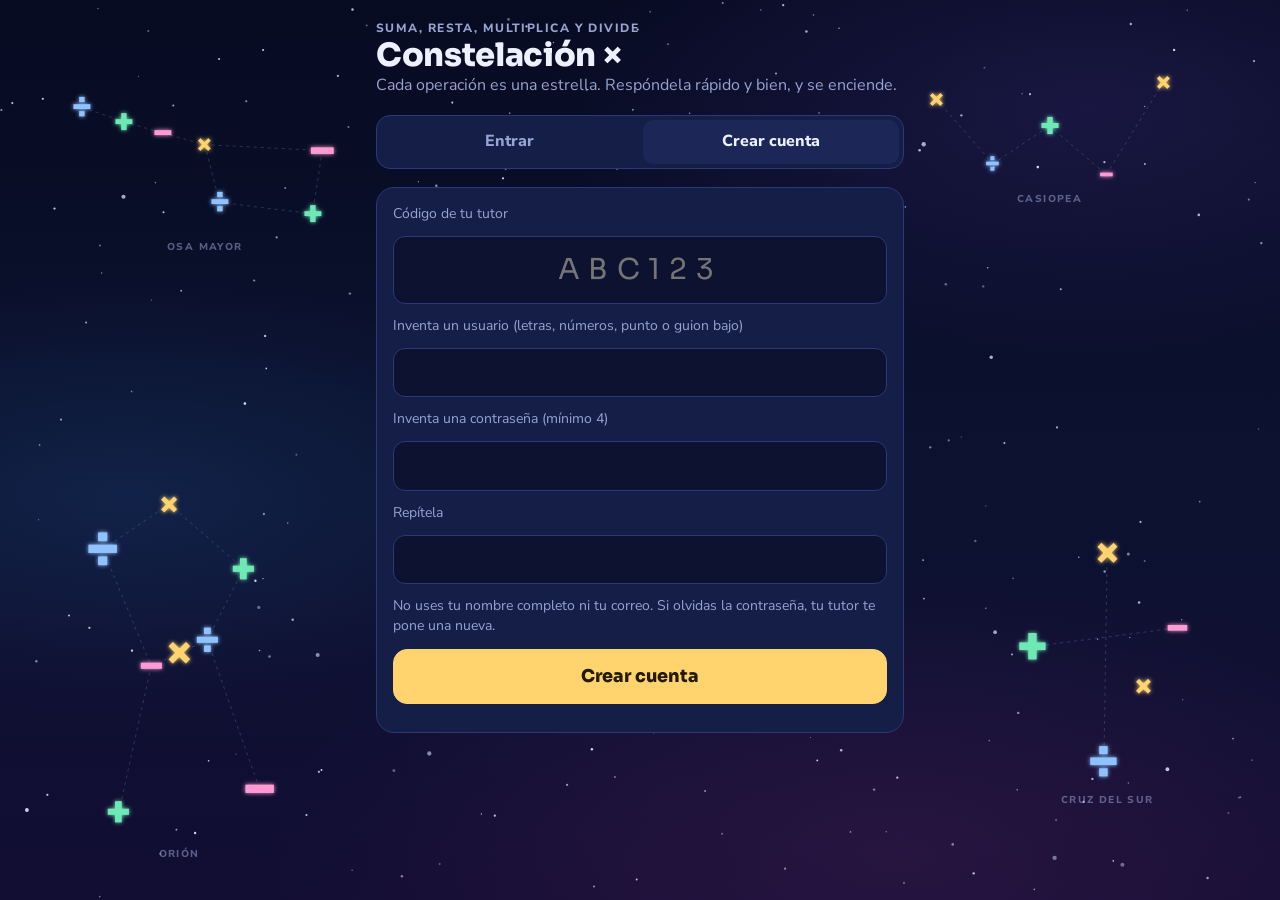
<file: index.html>
<!doctype html>
<html lang="es">
<head>
<meta charset="utf-8">
<meta name="viewport" content="width=device-width,initial-scale=1,maximum-scale=1,user-scalable=no,viewport-fit=cover">
<title>Constelación ×</title>
<meta name="theme-color" content="#0C1230">
<meta name="apple-mobile-web-app-capable" content="yes">
<meta name="apple-mobile-web-app-status-bar-style" content="black-translucent">
<link rel="manifest" href="manifest.webmanifest">
<link rel="icon" href="icons/icon-192.png">
<link rel="apple-touch-icon" href="icons/icon-192.png">
<link rel="preconnect" href="https://fonts.googleapis.com">
<link rel="stylesheet" href="https://fonts.googleapis.com/css2?family=Sora:wght@500;700;800&family=Nunito+Sans:wght@400;600;800&display=swap">
<link rel="stylesheet" href="style.css">
</head>
<body>
<div id="space" aria-hidden="true"></div>

<!-- ============ AUTH ============ -->
<section class="view" id="v-auth">
  <div>
    <p class="eyebrow">Suma, resta, multiplica y divide</p>
    <h1>Constelación ×</h1>
    <p class="muted">Cada operación es una estrella. Respóndela rápido y bien, y se enciende.</p>
  </div>
  <div id="storeWarn" class="banner" hidden>Este navegador no está guardando datos. Abre la app en el navegador normal, no en modo incógnito.</div>
  <div class="tabs" role="tablist">
    <button type="button" class="tab on" id="tabLogin" role="tab" aria-selected="true">Entrar</button>
    <button type="button" class="tab" id="tabSignup" role="tab" aria-selected="false">Crear cuenta</button>
  </div>
  <form class="panel" id="loginForm">
    <div class="chips" id="knownUsers"></div>
    <label class="small muted" for="lUser">Usuario</label>
    <input type="text" id="lUser" autocomplete="username" autocapitalize="none" spellcheck="false" maxlength="20" required>
    <label class="small muted" for="lPass">Contraseña</label>
    <input type="password" id="lPass" autocomplete="current-password" maxlength="72" required>
    <button class="btn primary" type="submit" id="lBtn">Entrar</button>
    <p class="status" id="lMsg"></p>
  </form>
  <form class="panel" id="signupForm" hidden>
    <label class="small muted" for="sClass">Código de tu tutor</label>
    <input type="text" id="sClass" class="codein" maxlength="6" autocomplete="off" autocapitalize="characters" spellcheck="false" placeholder="ABC123" required>
    <label class="small muted" for="sUser">Inventa un usuario (letras, números, punto o guion bajo)</label>
    <input type="text" id="sUser" autocomplete="username" autocapitalize="none" spellcheck="false" minlength="3" maxlength="20" required>
    <label class="small muted" for="sPass">Inventa una contraseña (mínimo 4)</label>
    <input type="password" id="sPass" autocomplete="new-password" minlength="4" maxlength="72" required>
    <label class="small muted" for="sPass2">Repítela</label>
    <input type="password" id="sPass2" autocomplete="new-password" minlength="4" maxlength="72" required>
    <p class="small muted">No uses tu nombre completo ni tu correo. Si olvidas la contraseña, tu tutor te pone una nueva.</p>
    <button class="btn primary" type="submit" id="sBtn">Crear cuenta</button>
    <p class="status" id="sMsg"></p>
  </form>
</section>

<!-- ============ HOME (main menu) ============ -->
<section class="view" id="v-home" hidden>
  <div class="hud">
    <button class="playerchip" type="button" id="toProfile" aria-label="Ver mi galaxia"><span class="avatar" id="homeAvatar"></span><b id="homeUser"></b></button>
    <div class="tokens" id="homeTokens" title="Tokens: ven la respuesta y pasa a la siguiente"></div>
  </div>
  <div class="logo">
    <p class="eyebrow">Suma · Resta · Multiplica · Divide</p>
    <h1 class="logotitle">Constelación <span>×</span></h1>
    <div class="goalmini"><div class="meter"><i id="goalFill"></i></div><span class="small" id="goalText"></span></div>
  </div>
  <div class="todaybox" id="todayBox">
    <div class="spread"><b class="dstreak" id="dayStreak"></b><span class="small dnote" id="dayNote"></span></div>
    <div class="week" id="week" aria-label="Esta semana"></div>
    <p class="small muted" id="restNote"></p>
    <button type="button" class="review" id="mReview"><span class="rtitle" id="reviewTitle">Repaso del día</span><span class="rdesc" id="reviewDesc"></span></button>
    <div class="classbox" id="classBox" hidden>
      <div class="spread"><span class="small"><b>Constelación de la clase</b></span><span class="small muted" id="classToday"></span></div>
      <div class="meter"><i id="classFill"></i></div>
      <span class="small muted" id="classWeek"></span>
    </div>
  </div>
  <div class="menu">
    <div class="modes">
      <button type="button" class="modebtn mission" id="mMission"><span class="mname">Misión estelar</span><span class="mdesc">20 preguntas · enciende estrellas</span></button>
      <button type="button" class="modebtn orbit" id="mOrbit"><span class="mname">Órbita infinita</span><span class="mdesc" id="orbitDesc">Hasta que falles</span></button>
    </div>
    <nav class="rail" aria-label="Más opciones">
      <button type="button" class="railbtn" id="rProfile" aria-label="Mi galaxia"><svg viewBox="0 0 24 24" aria-hidden="true"><path d="M7 4h10v3a5 5 0 0 1-10 0V4z" fill="#ffd36e"/><path d="M7 5H4v1a3 3 0 0 0 3 3M17 5h3v1a3 3 0 0 1-3 3" fill="none" stroke="#ffd36e" stroke-width="1.6"/><path d="M10 12h4v4h-4zM8 17h8v3H8z" fill="#ffd36e"/></svg><span>Mi galaxia</span></button>
      <button type="button" class="railbtn" id="rSettings" aria-label="Ajustes"><svg viewBox="0 0 24 24" aria-hidden="true"><path fill="#9fc4ff" d="M19.4 13a7.5 7.5 0 0 0 0-2l2-1.6-2-3.4-2.4 1a7 7 0 0 0-1.7-1L15 3.5h-4l-.4 2.5a7 7 0 0 0-1.7 1l-2.4-1-2 3.4L6.6 11a7.5 7.5 0 0 0 0 2l-2 1.6 2 3.4 2.4-1a7 7 0 0 0 1.7 1l.3 2.5h4l.4-2.5a7 7 0 0 0 1.7-1l2.4 1 2-3.4zM13 15.5a3.5 3.5 0 1 1 0-7 3.5 3.5 0 0 1 0 7z" transform="translate(-1 0)"/></svg><span>Ajustes</span></button>
    </nav>
  </div>
  <p class="sync center" id="syncState"><i></i><span></span></p>
</section>

<!-- ============ MISSION: pick operation ============ -->
<section class="view" id="v-mission" hidden>
  <div class="hud"><button class="link" type="button" data-back>← Menú</button><div class="tokens" data-tokens></div></div>
  <div><p class="eyebrow">Misión estelar · 20 preguntas</p><h1>Elige tu misión</h1></div>
  <div class="opcards" id="missionOps"></div>
</section>

<!-- ============ ORBIT: infinite config ============ -->
<section class="view" id="v-orbit" hidden>
  <div class="hud"><button class="link" type="button" data-back>← Menú</button><div class="tokens" data-tokens></div></div>
  <div><p class="eyebrow">Órbita infinita · hasta que falles</p><h1>Prepara tu órbita</h1></div>
  <div class="records">
    <div class="rec"><span class="small muted">Récord de operaciones</span><b id="recRun">0</b></div>
    <div class="rec"><span class="small muted">Récord de racha</span><b id="recStreak"></b></div>
  </div>
  <div class="panel">
    <h3>¿Qué operaciones quieres que salgan?</h3>
    <div class="opcards small" id="infOps"></div>
  </div>
  <div class="panel">
    <div class="spread"><h3>Tiempo por operación</h3><span class="small muted" id="infTimeNote"></span></div>
    <div class="timechips" id="infTime" role="radiogroup" aria-label="Tiempo por operación"></div>
  </div>
  <button class="btn primary big" type="button" id="infBtn">Despegar</button>
</section>

<!-- ============ PROFILE: my galaxy ============ -->
<section class="view" id="v-profile" hidden>
  <div class="hud"><button class="link" type="button" data-back>← Menú</button><div class="tokens" data-tokens></div></div>
  <div class="spread"><div><p class="eyebrow">Mi galaxia</p><h1 id="profUser"></h1></div><span class="combo" id="streakDays"></span></div>
  <div class="stats" id="profStats"></div>
  <div class="panel">
    <div class="tabs" id="opTabs"></div>
    <div class="skyhead"><h2 id="skyTitle"></h2><span><span class="bignum" id="litCount">0</span> <span class="muted">de 45 estrellas</span></span></div>
    <div class="sky" id="sky"></div>
    <p class="small muted">Cada estrella es una operación. Brilla cuando la dominas. Las que titilan te esperan para un repaso.</p>
  </div>
</section>

<!-- ============ SETTINGS ============ -->
<section class="view" id="v-settings" hidden>
  <div class="hud"><button class="link" type="button" data-back>← Menú</button><span></span></div>
  <h1>Ajustes</h1>
  <div class="panel">
    <label class="switchrow" for="fxToggle"><span><b>Efectos de fuego y hielo</b><br><span class="small muted">Apágalos si el teléfono va lento.</span></span><input type="checkbox" id="fxToggle" role="switch"></label>
  </div>
  <div class="panel">
    <h3>Cómo se juega</h3>
    <p class="small muted">Responde bien y rápido para encender estrellas. Tres respuestas seguidas en menos de 3 segundos prenden la racha. Un token te muestra la respuesta y pasa a la siguiente. Cada misión perfecta te da medio token.</p>
    <p class="small muted">Una estrella solo sube de nivel cuando le toca repaso, por eso conviene jugar un poquito cada día. El <b>Repaso del día</b> te trae justo las que están listas. Un día cuenta para tu racha cuando juegas al menos 3 minutos, y tienes 1 día de descanso por semana.</p>
  </div>
  <button class="btn danger" type="button" id="logoutBtn">Cerrar sesión</button>
</section>

<!-- ============ PLAY ============ -->
<section class="view" id="v-play" hidden>
  <div class="hud">
    <div class="streak" id="streakBox" aria-live="polite"><span id="streakIcon"></span><b id="streakNum">0</b></div>
    <button class="tokens" type="button" id="tokenBtn" aria-label="Usar un token"></button>
  </div>
  <div class="spread">
    <button class="link" type="button" id="quitBtn">Salir</button>
    <span class="small muted" id="playInfo"></span>
  </div>
  <div class="dots" id="dots"></div>
  <div class="card" id="card">
    <div class="tbar" id="tbar" hidden><i></i></div>
    <div class="tokentip" id="tokenTip" hidden>Toca otra vez para usar 1 token y ver la respuesta</div>
    <div class="q" id="q"></div>
    <div class="ans" id="ans"></div>
    <div class="fb" id="fb"></div>
    <div class="overlay" id="intro" hidden>
      <span class="tag new">Estrella nueva</span>
      <div class="q" id="introQ"></div>
      <p class="hint" id="introHint"></p>
      <button class="btn primary" type="button" id="introOk">Listo, pregúntame</button>
    </div>
    <div class="overlay" id="wrong" hidden>
      <span class="tag err" id="wrongTag">Casi</span>
      <div class="q" id="wrongQ"></div>
      <p class="hint" id="wrongHint"></p>
      <p class="small muted" id="wrongNote">Te la vuelvo a preguntar en un ratito.</p>
      <button class="btn primary" type="button" id="wrongOk">Seguir</button>
    </div>
  </div>
  <div class="pad" id="pad">
    <button type="button" data-k="1">1</button><button type="button" data-k="2">2</button><button type="button" data-k="3">3</button>
    <button type="button" data-k="4">4</button><button type="button" data-k="5">5</button><button type="button" data-k="6">6</button>
    <button type="button" data-k="7">7</button><button type="button" data-k="8">8</button><button type="button" data-k="9">9</button>
    <button type="button" data-k="del" aria-label="Borrar">⌫</button><button type="button" data-k="0">0</button><button type="button" data-k="ok" class="ok" aria-label="Responder">OK</button>
  </div>
</section>

<!-- ============ END ============ -->
<section class="view" id="v-end" hidden>
  <div class="hud">
    <span></span>
    <div class="tokens" id="endTokens"></div>
  </div>
  <div class="tokenwin" id="tokenWin" hidden><div class="burst"></div><div class="bigcoin"></div><b>¡Ganaste un token!</b></div>
  <div>
    <p class="eyebrow" id="endEyebrow">Ronda terminada</p>
    <h1 id="endTitle"></h1>
    <p class="muted" id="endGoal"></p>
  </div>
  <div class="banner win" id="endBanner" hidden></div>
  <div class="stats" id="endStats"></div>
  <div class="panel tom" id="eTomWrap" hidden><h3>Vuelve mañana</h3><div id="eTom"></div></div>
  <div class="panel" id="eNewWrap"><h3>Estrellas nuevas</h3><div class="chips" id="eNew"></div></div>
  <div class="panel" id="eMissWrap"><h3>Para repasar</h3><div class="chips" id="eMiss"></div></div>
  <button class="btn primary big" type="button" id="againBtn">Otra vez</button>
  <button class="btn" type="button" id="endHome">Volver al menú</button>
</section>

<script src="config.js"></script>
<script src="vendor/supabase.js"></script>
<script src="common.js"></script>
<script src="effects.js"></script>
<script src="space.js"></script>
<script src="student.js"></script>
<script>if('serviceWorker' in navigator)window.addEventListener('load',()=>navigator.serviceWorker.register('sw.js').catch(()=>{}));</script>
</body>
</html>
</file>
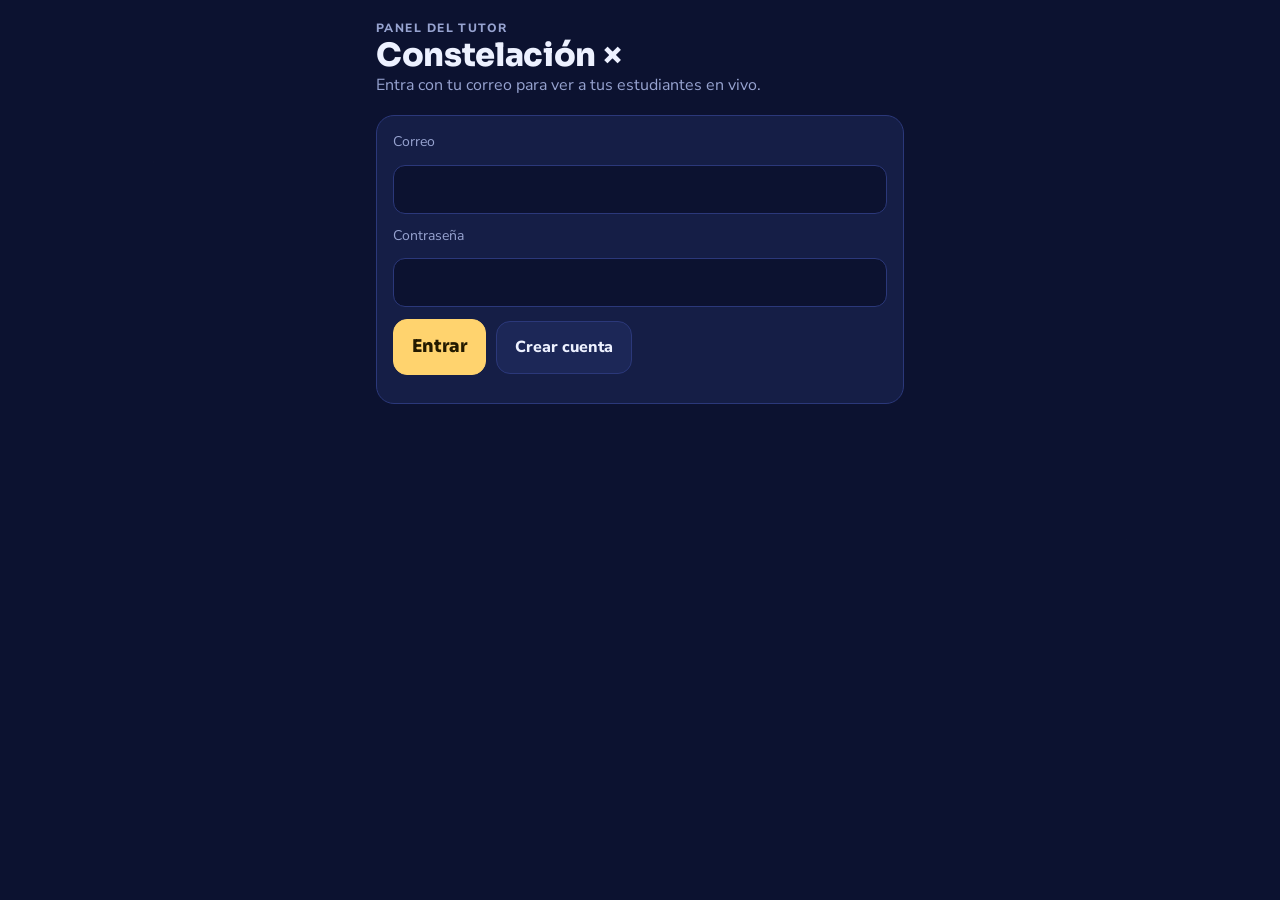
<file: tutor.html>
<!doctype html>
<html lang="es">
<head>
<meta charset="utf-8">
<meta name="viewport" content="width=device-width,initial-scale=1,viewport-fit=cover">
<title>Constelación × · Tutor</title>
<meta name="theme-color" content="#0C1230">
<link rel="icon" href="icons/icon-192.png">
<link rel="preconnect" href="https://fonts.googleapis.com">
<link rel="stylesheet" href="https://fonts.googleapis.com/css2?family=Sora:wght@500;700;800&family=Nunito+Sans:wght@400;600;800&display=swap">
<link rel="stylesheet" href="style.css">
</head>
<body>

<!-- ============ LOGIN ============ -->
<section class="view" id="v-login">
  <div>
    <p class="eyebrow">Panel del tutor</p>
    <h1>Constelación ×</h1>
    <p class="muted">Entra con tu correo para ver a tus estudiantes en vivo.</p>
  </div>
  <form class="panel" id="loginForm">
    <label class="small muted" for="email">Correo</label>
    <input type="email" id="email" autocomplete="email" required>
    <label class="small muted" for="password">Contraseña</label>
    <input type="password" id="password" autocomplete="current-password" minlength="6" required>
    <div class="row">
      <button class="btn primary" type="submit" id="loginBtn">Entrar</button>
      <button class="btn" type="button" id="signupBtn">Crear cuenta</button>
    </div>
    <p class="status" id="loginMsg"></p>
  </form>
</section>

<!-- ============ LIST ============ -->
<section class="view wide" id="v-list" hidden>
  <div class="spread">
    <span class="sync" id="liveState"><i></i><span>Conectando…</span></span>
    <button class="link" type="button" id="logoutBtn">Cerrar sesión</button>
  </div>
  <div>
    <p class="eyebrow" id="todayLabel"></p>
    <h1>Mis estudiantes</h1>
    <p class="muted" id="todaySummary"></p>
  </div>
  <div class="grid2" id="students"></div>
  <div class="panel">
    <h3>Código de tu clase</h3>
    <p class="small muted">Tus estudiantes crean su propia cuenta en la app con este código. Así aparecen aquí solos.</p>
    <div class="row"><span class="codebig" id="classCode">······</span><button class="btn" type="button" id="copyClass">Copiar instrucciones</button></div>
    <p class="status" id="classMsg"></p>
  </div>
</section>

<!-- ============ STUDENT ============ -->
<section class="view wide" id="v-student" hidden>
  <button class="link" type="button" id="stuBack">← Todos los estudiantes</button>
  <div class="spread">
    <div><p class="eyebrow" id="stuUpdated"></p><h1 id="stuName"></h1></div>
    <span id="stuLive"></span>
  </div>
  <div class="stats" id="stuStats"></div>
  <div class="row"><button class="btn" type="button" id="stuRemind">Copiar recordatorio para WhatsApp</button><span class="status" id="remindMsg"></span></div>
  <div class="stats" id="stuOps"></div>
  <div class="cols">
    <div class="panel">
      <div class="spread"><h3>Práctica diaria</h3><span class="small muted" id="calLegend"></span></div>
      <div class="cal" id="cal"></div>
      <div class="legend"><span><i class="c2"></i>Cumplió la meta</span><span><i class="c1"></i>Practicó menos</span><span><i class="c0"></i>No practicó</span></div>
    </div>
    <div class="panel">
      <h3>Cuenta y meta</h3>
      <label class="small muted" for="noteIn">Nombre real (solo lo ves tú)</label>
      <div class="row"><input type="text" id="noteIn" maxlength="40" style="flex:1;min-width:160px"><button class="btn" type="button" id="noteSave">Guardar</button></div>
      <label class="small muted" for="goalIn">Minutos de práctica por día</label>
      <div class="row"><input type="number" id="goalIn" min="1" max="120"><button class="btn" type="button" id="goalSave">Guardar meta</button></div>
      <label class="small muted" for="passIn">Nueva contraseña si la olvidó</label>
      <div class="row"><input type="text" id="passIn" maxlength="72" autocomplete="off" style="flex:1;min-width:160px"><button class="btn" type="button" id="passSave">Cambiar contraseña</button></div>
      <p class="status" id="acctMsg"></p>
    </div>
  </div>
  <div class="cols">
    <div class="panel">
      <div class="spread"><h3>Tabla completa</h3><div class="tabs" id="heatTabs" style="padding:3px"></div></div>
      <div class="heat" id="heat"></div>
      <div class="legend">
        <span><i class="t-dom"></i>Domina</span><span><i class="t-mej"></i>Mejorando</span><span><i class="t-ref"></i>Necesita refuerzo</span><span><i class="t-none"></i>Sin ver</span>
      </div>
    </div>
    <div style="display:flex;flex-direction:column;gap:16px;min-width:0">
      <div class="panel"><h3>Necesita refuerzo</h3><div class="chips" id="stuRef"></div></div>
      <div class="panel"><h3>Mejoró en los últimos 7 días</h3><div class="chips" id="stuUp"></div></div>
      <div class="panel"><h3>Domina</h3><div class="chips" id="stuDom"></div></div>
    </div>
  </div>
  <div class="panel">
    <h3>Rondas recientes</h3>
    <div class="tbl"><table><thead><tr><th>Fecha</th><th>Modo</th><th>Duración</th><th>Preguntas</th><th>Aciertos</th><th>De memoria</th><th>Tiempo medio</th><th>Mejor racha</th><th>Tokens</th></tr></thead><tbody id="stuSess"></tbody></table></div>
  </div>
  <div class="row"><button class="btn danger" type="button" id="stuDel">Eliminar estudiante</button></div>
</section>

<script src="config.js"></script>
<script src="vendor/supabase.js"></script>
<script src="common.js"></script>
<script src="tutor.js"></script>
</body>
</html>
</file>
<file: style.css>
/* Layout: one-screen app, a night sky. Each multiplication is a star that brightens with mastery. Single dark look by choice. */
:root{
  --ink:#0C1230; --panel:#151E46; --panel2:#1C2757; --line:#2B387A;
  --fg:#EDF1FF; --muted:#97A3D0; --star:#FFD36E; --ok:#5EE0A8; --bad:#FF8670; --mej:#74B9FF;
  --display:'Sora', 'Trebuchet MS', system-ui, sans-serif;
  --body:'Nunito Sans', 'Segoe UI', system-ui, sans-serif;
  color-scheme:dark;
}
html,body{height:100%}
body{margin:0}
body{background:var(--ink);color:var(--fg);font-family:var(--body);font-size:16px;line-height:1.45;
  background-image:radial-gradient(1px 1px at 12% 18%,#ffffff55 50%,transparent 51%),radial-gradient(1px 1px at 78% 9%,#ffffff44 50%,transparent 51%),radial-gradient(1.5px 1.5px at 55% 32%,#ffffff33 50%,transparent 51%),radial-gradient(1px 1px at 30% 70%,#ffffff33 50%,transparent 51%),radial-gradient(1px 1px at 88% 60%,#ffffff44 50%,transparent 51%);
  background-attachment:fixed}
*{box-sizing:border-box}
[hidden]{display:none!important}
button,input,textarea{font:inherit;color:inherit}
button{cursor:pointer}
:focus-visible{outline:3px solid var(--star);outline-offset:2px}
.view{min-height:100%;max-width:560px;margin:0 auto;display:flex;flex-direction:column;gap:18px;
  padding-left:max(16px, env(safe-area-inset-left,0px));padding-right:max(16px, env(safe-area-inset-right,0px));padding-block:20px 28px}
.wide{max-width:960px}
h1,h2,h3{font-family:var(--display);margin:0;text-wrap:balance;line-height:1.15}
h1{font-size:2rem;font-weight:800;letter-spacing:-.01em}
h2{font-size:1.35rem;font-weight:700}
h3{font-size:1rem;font-weight:700}
p{margin:0}
.muted{color:var(--muted)}
.small{font-size:.875rem}
.eyebrow{font-size:.75rem;letter-spacing:.12em;text-transform:uppercase;color:var(--muted);font-weight:800}
.row{display:flex;gap:10px;align-items:center;flex-wrap:wrap}
.spread{display:flex;justify-content:space-between;align-items:center;gap:10px;flex-wrap:wrap}
.btn{border:0;border-radius:14px;padding:14px 18px;font-weight:800;background:var(--panel2);border:1px solid var(--line)}
.btn:hover{border-color:var(--muted)}
.btn.primary{background:var(--star);color:#231a00;border-color:var(--star);font-family:var(--display);font-size:1.1rem}
.btn.big{width:100%;padding:18px}
.btn.ghost{background:transparent}
.btn.danger{color:var(--bad)}
.link{background:none;border:0;color:var(--muted);text-decoration:underline;padding:6px 0;font-weight:600}
.panel{background:var(--panel);border:1px solid var(--line);border-radius:18px;padding:16px;display:flex;flex-direction:column;gap:12px}
input[type=text],textarea{width:100%;background:var(--ink);border:1px solid var(--line);border-radius:12px;padding:12px 14px}
textarea{min-height:90px;resize:vertical;font-size:.8rem;word-break:break-all}
.players{display:flex;flex-direction:column;gap:8px}
.player{display:flex;justify-content:space-between;align-items:center;text-align:left;width:100%;background:var(--panel);border:1px solid var(--line);border-radius:16px;padding:14px 16px}
.player:hover{border-color:var(--star)}
.player b{font-family:var(--display);font-size:1.1rem}
.banner{background:#3a2a10;border:1px solid #6b5020;color:#ffe2a8;border-radius:12px;padding:10px 12px;font-size:.9rem}

/* sky */
.sky{display:grid;grid-template-columns:repeat(9,1fr);gap:5px}
.cell{aspect-ratio:1;border-radius:50%;display:grid;place-items:center;font-family:var(--display);font-weight:700;
  font-size:clamp(10px,2.8vw,14px);font-variant-numeric:tabular-nums;position:relative}
.s0{background:radial-gradient(circle,#2a3670 0 18%,transparent 20%);color:transparent}
.s1{background:radial-gradient(circle,#4b5aa0 0 45%,transparent 70%);color:#c9d2ff99}
.s2{background:radial-gradient(circle,#8a7a40 0 40%,transparent 72%);color:#fff1c8}
.s3{background:radial-gradient(circle,var(--star) 0 38%,#ffd36e44 55%,transparent 72%);color:#2a1e00}
.due{animation:flick 2.4s ease-in-out infinite}
@keyframes flick{50%{opacity:.45}}
.skyhead{display:flex;justify-content:space-between;align-items:baseline;gap:8px;flex-wrap:wrap}
.bignum{font-family:var(--display);font-size:2.4rem;font-weight:800;color:var(--star);font-variant-numeric:tabular-nums;line-height:1}

/* play */
#v-play{height:100%;min-height:0;gap:10px;padding-block:12px 16px}
.dots{display:flex;gap:4px}
.dots i{flex:1;height:6px;border-radius:3px;background:var(--line)}
.dots i.ok{background:var(--ok)}.dots i.slow{background:var(--mej)}.dots i.bad{background:var(--bad)}.dots i.now{background:var(--fg)}
.card{flex:1;min-height:180px;background:var(--panel);border:1px solid var(--line);border-radius:22px;display:flex;flex-direction:column;align-items:center;justify-content:center;gap:14px;padding:20px;text-align:center;position:relative;transition:border-color .2s}
.card.good{border-color:var(--ok)}.card.badc{border-color:var(--bad)}
.q{font-family:var(--display);font-weight:800;font-size:clamp(2.6rem,13vw,4.4rem);font-variant-numeric:tabular-nums;letter-spacing:-.02em}
.q .gap{color:var(--star)}
.ans{min-width:3.5ch;border-bottom:4px solid var(--line);font-family:var(--display);font-size:clamp(2.2rem,11vw,3.6rem);font-weight:800;min-height:1.25em;font-variant-numeric:tabular-nums}
.fb{min-height:1.5em;font-weight:800}
.fb.ok{color:var(--ok)}.fb.slow{color:var(--mej)}
.overlay{position:absolute;inset:0;background:var(--panel);border-radius:22px;display:flex;flex-direction:column;align-items:center;justify-content:center;gap:14px;padding:22px;text-align:center}
.overlay .q{font-size:clamp(2.2rem,11vw,3.4rem)}
.tag{font-size:.75rem;font-weight:800;letter-spacing:.12em;text-transform:uppercase;padding:4px 10px;border-radius:99px}
.tag.new{background:#ffd36e22;color:var(--star)}.tag.err{background:#ff867022;color:var(--bad)}
.hint{color:var(--muted);max-width:30ch}
.pad{display:grid;grid-template-columns:repeat(3,1fr);gap:8px}
.pad button{border:1px solid var(--line);background:var(--panel2);border-radius:14px;padding:clamp(10px,2.4vh,18px) 0;font-family:var(--display);font-size:1.5rem;font-weight:700;font-variant-numeric:tabular-nums}
.pad button:active{background:var(--line)}
.pad .ok{background:var(--star);color:#231a00;border-color:var(--star)}
.combo{font-family:var(--display);font-weight:700;color:var(--star);font-variant-numeric:tabular-nums}

/* end */
.stats{display:grid;grid-template-columns:repeat(3,1fr);gap:8px}
.stat{background:var(--panel);border:1px solid var(--line);border-radius:14px;padding:12px;display:flex;flex-direction:column;gap:2px}
.stat b{font-family:var(--display);font-size:1.6rem;font-variant-numeric:tabular-nums}
.chips{display:flex;flex-wrap:wrap;gap:6px}
.chip{background:var(--panel2);border:1px solid var(--line);border-radius:99px;padding:4px 10px;font-weight:700;font-size:.9rem;font-variant-numeric:tabular-nums}
.chip.bad{border-color:#ff867066;color:var(--bad)}.chip.ok{border-color:#5ee0a866;color:var(--ok)}.chip.mej{border-color:#74b9ff66;color:var(--mej)}

/* tutor */
.students{display:grid;grid-template-columns:repeat(auto-fill,minmax(240px,1fr));gap:10px}
.heat{display:grid;grid-template-columns:28px repeat(9,1fr);gap:3px;font-variant-numeric:tabular-nums}
.heat div{aspect-ratio:1;border-radius:6px;display:grid;place-items:center;font-size:clamp(9px,2.3vw,13px);font-weight:800}
.heat .ax{background:none;color:var(--muted);aspect-ratio:auto;min-height:22px}
.t-none{background:#1a2350;color:#3d4a86}
.t-ref{background:#5a2a2a;color:#ffc2b6}
.t-mej{background:#1f4266;color:#cfe6ff}
.t-dom{background:#7a6326;color:#fff0c4}
.legend{display:flex;gap:12px;flex-wrap:wrap;font-size:.85rem}
.legend span{display:inline-flex;gap:6px;align-items:center}
.legend i{width:14px;height:14px;border-radius:4px;display:inline-block}
.cols{display:grid;grid-template-columns:minmax(0,1.2fr) minmax(0,1fr);gap:16px;align-items:start}
@media (max-width:760px){.cols{grid-template-columns:minmax(0,1fr)}}
.tbl{overflow-x:auto}
table{border-collapse:collapse;width:100%;font-size:.9rem;font-variant-numeric:tabular-nums}
th,td{text-align:left;padding:7px 8px;border-bottom:1px solid var(--line);white-space:nowrap}
th{color:var(--muted);font-weight:700;font-size:.8rem}
.status{font-weight:700;font-size:.9rem}
.status.ok{color:var(--ok)}.status.bad{color:var(--bad)}
@media (prefers-reduced-motion:reduce){.due{animation:none;opacity:.6}.card{transition:none}}

/* ---- app additions ---- */
.view{padding-top:max(20px, env(safe-area-inset-top,0px))}
.sync{font-size:.8rem;font-weight:700;color:var(--muted);display:inline-flex;align-items:center;gap:6px}
.sync i{width:8px;height:8px;border-radius:50%;background:var(--muted);display:inline-block}
.sync.on i{background:var(--ok)}.sync.off i{background:var(--bad)}.sync.wait i{background:var(--star)}
.codein{font-family:var(--display);font-size:1.8rem;letter-spacing:.3em;text-align:center;text-transform:uppercase}
.goalbar{display:flex;gap:6px;align-items:center}
.goalbar i{width:22px;height:8px;border-radius:4px;background:var(--line)}
.goalbar i.on{background:var(--ok)}
.pill{display:inline-flex;align-items:center;gap:6px;border-radius:99px;padding:3px 10px;font-size:.8rem;font-weight:800}
.pill.ok{background:#5ee0a822;color:var(--ok)}.pill.bad{background:#ff867022;color:var(--bad)}.pill.part{background:#ffd36e22;color:var(--star)}
.pill.live{background:#74b9ff22;color:var(--mej)}
.pill.live::before{content:"";width:7px;height:7px;border-radius:50%;background:var(--mej);animation:flick 1.2s infinite}
.scard{display:flex;flex-direction:column;gap:8px;text-align:left;width:100%;background:var(--panel);border:1px solid var(--line);border-radius:16px;padding:14px 16px}
.scard:hover{border-color:var(--star)}
.scard b{font-family:var(--display);font-size:1.15rem}
.scard.alert{border-color:#ff867066}
.cal{display:grid;grid-template-columns:repeat(7,1fr);gap:4px;font-variant-numeric:tabular-nums}
.cal div{aspect-ratio:1;border-radius:6px;display:grid;place-items:center;font-size:.75rem;font-weight:800}
.cal .hd{aspect-ratio:auto;color:var(--muted);font-size:.7rem;background:none}
.c0{background:#1a2350;color:#4a5894}.c1{background:#5c4a1e;color:#ffe7ad}.c2{background:#1f6b4c;color:#d4ffe9}.cfut{background:none;color:transparent}
.ctoday{outline:2px solid var(--fg);outline-offset:-2px}
.codebig{font-family:var(--display);font-size:1.6rem;letter-spacing:.2em;font-weight:800;color:var(--star)}
input[type=email],input[type=password],input[type=number]{width:100%;background:var(--ink);border:1px solid var(--line);border-radius:12px;padding:12px 14px}
input[type=number]{width:5em}
.grid2{display:grid;grid-template-columns:repeat(auto-fill,minmax(260px,1fr));gap:10px}

/* ---- v3: accounts, modes, tokens, streak fire ---- */
body{transition:background-color .6s ease}
.view{position:relative}
.tabs{display:flex;gap:6px;background:var(--panel);border:1px solid var(--line);border-radius:14px;padding:4px}
.tab{flex:1;border:0;background:none;border-radius:10px;padding:10px;font-weight:800;color:var(--muted)}
.tab.on{background:var(--panel2);color:var(--fg)}
.chip.pick,.chip.toggle{cursor:pointer;background:var(--panel2)}
.chip.toggle.on{background:var(--star);color:#231a00;border-color:var(--star)}
.hud{display:flex;justify-content:space-between;align-items:center;gap:10px;position:relative;z-index:60}
.who{display:flex;align-items:baseline;gap:10px;min-width:0}
.who b{font-family:var(--display);font-size:1.15rem;overflow:hidden;text-overflow:ellipsis;white-space:nowrap}
.tokens{display:inline-flex;align-items:center;gap:6px;background:var(--panel);border:1px solid var(--line);border-radius:99px;padding:5px 12px 5px 6px;font-family:var(--display);font-size:1.05rem;color:var(--fg)}
.tokens .coin{width:26px;height:26px}
button.tokens:disabled{opacity:.55;cursor:not-allowed}
.streak{display:inline-flex;align-items:center;gap:4px;background:var(--panel);border:1px solid var(--line);border-radius:99px;padding:4px 12px 4px 8px;font-family:var(--display);font-size:1.2rem;font-variant-numeric:tabular-nums;transition:transform .2s}
.streak .flame{width:22px;height:26px}
.streak.lit{border-color:currentColor}
.streak.t-red{color:#ff5a4a}.streak.t-orange{color:#ffab3d}.streak.t-blue{color:#62b4ff}.streak.t-platinum{color:#e8eef7}.streak.t-rainbow{color:#ff7ad0}
.streak.lit b{color:var(--fg)}
.streak.bump{animation:bump .5s ease}
@keyframes bump{40%{transform:scale(1.35)}}
.rec b .flame,#recStreak .flame,.stat b .flame{width:20px;height:24px;vertical-align:-3px;margin-right:4px}
.flame{width:18px;height:22px;display:inline-block}
.meter{height:10px;border-radius:5px;background:var(--line);overflow:hidden}
.meter i{display:block;height:100%;background:var(--star);border-radius:5px;transition:width .4s}
.meter i.done{background:var(--ok)}
.opgrid{display:grid;grid-template-columns:repeat(2,minmax(0,1fr));gap:8px}
.opbtn{display:grid;grid-template-columns:auto minmax(0,1fr);font-size:.92rem;min-width:0;grid-template-rows:auto auto;column-gap:10px;align-items:center;text-align:left;background:var(--panel2);border:1px solid var(--line);border-radius:14px;padding:10px 12px;font-weight:800}
.opbtn .sym{grid-row:span 2;font-family:var(--display);font-size:1.6rem;color:var(--star);width:1.2em;text-align:center}
.opbtn.on{border-color:var(--star);background:#ffd36e18}
.records{display:grid;grid-template-columns:repeat(2,minmax(0,1fr));gap:8px}
.rec{background:var(--panel2);border:1px solid var(--line);border-radius:14px;padding:10px 12px;display:flex;flex-direction:column;gap:2px}
.rec b{font-family:var(--display);font-size:1.6rem;font-variant-numeric:tabular-nums;display:flex;align-items:center}
.btn:disabled{opacity:.5;cursor:not-allowed}
.banner.win{background:#ffd36e1f;border-color:#ffd36e66;color:var(--star);font-weight:800;font-family:var(--display)}
.dots i.tok{background:var(--star)}
.fb.tokfb{color:var(--star)}
.tokentip{position:absolute;top:10px;right:10px;left:10px;background:var(--star);color:#231a00;border-radius:12px;padding:8px 12px;font-weight:800;font-size:.9rem;z-index:5}

/* fire: whole background turns orange, corners burn (canvas in effects.js) */
#fx{position:fixed;inset:0;width:100%;height:100%;pointer-events:none;z-index:50}
#fire{position:fixed;inset:0;width:100%;height:100%;pointer-events:none;z-index:-1}
/* background follows the fire color */
#firebg{position:fixed;inset:0;z-index:-2;pointer-events:none}
#firebg div{position:absolute;inset:0;opacity:0;transition:opacity .9s ease}
#firebg div.on{opacity:1}
#firebg .fb-red{background-color:#8f1a10;background-image:radial-gradient(120% 80% at 50% 110%,#e0402a 0%,#a3200f 45%,#4f0c08 100%)}
#firebg .fb-orange{background-color:#b8430e;background-image:radial-gradient(120% 80% at 50% 110%,#ff8a1e 0%,#c2410c 45%,#7c2d12 100%)}
#firebg .fb-blue{background-color:#0d2a8a;background-image:radial-gradient(120% 80% at 50% 110%,#2f7dff 0%,#1437b8 45%,#07134d 100%)}
#firebg .fb-platinum{background-color:#55606f;background-image:radial-gradient(120% 80% at 50% 110%,#c9d2de 0%,#7a8596 45%,#2e3440 100%)}
#firebg .fb-rainbow{background-color:#5a1a8a;background-image:linear-gradient(135deg,#ff3b30,#ff9500,#ffcc00,#34c759,#2f80ff,#af52de,#ff3b30);background-size:300% 300%;animation:rainbowbg 6s linear infinite}
@keyframes rainbowbg{to{background-position:300% 0}}
body.onfire .card,body.onfire .pad button:not(.ok){background:#161036f0}
body.onfire .muted,body.onfire .link{color:#f3eaff}
#v-play{padding-left:max(30px, env(safe-area-inset-left,0px));padding-right:max(30px, env(safe-area-inset-right,0px));padding-bottom:30px}
body.fire-rainbow .streak{animation:hue 2s linear infinite}
@keyframes hue{to{filter:hue-rotate(360deg)}}
/* frost when the fire is put out */
#frost{position:fixed;inset:0;pointer-events:none;z-index:55;opacity:0;
  box-shadow:inset 0 0 60px 18px #e6f6ff,inset 0 0 160px 40px #8fd0ff99;
  background:radial-gradient(3px 3px at 8% 12%,#fff 50%,transparent 51%),radial-gradient(2px 2px at 14% 30%,#fff 50%,transparent 51%),
    radial-gradient(3px 3px at 90% 10%,#fff 50%,transparent 51%),radial-gradient(2px 2px at 85% 26%,#fff 50%,transparent 51%),
    radial-gradient(3px 3px at 6% 88%,#fff 50%,transparent 51%),radial-gradient(2px 2px at 18% 94%,#fff 50%,transparent 51%),
    radial-gradient(3px 3px at 93% 90%,#fff 50%,transparent 51%),radial-gradient(2px 2px at 80% 95%,#fff 50%,transparent 51%),
    radial-gradient(150% 110% at 50% 50%,transparent 55%,#cdeeff88 85%,#ffffffcc 100%)}
#frost.on{animation:frost 1.9s ease-out forwards}
@keyframes frost{0%{opacity:0}15%{opacity:1}60%{opacity:.85}100%{opacity:0}}
body.freezing{background-color:#163a63}
body.freezing .card{animation:shiver .4s linear 2}
@keyframes shiver{25%{transform:translateX(-3px)}75%{transform:translateX(3px)}}
@media (prefers-reduced-motion:reduce){#firebg .fb-rainbow{animation:none}.streak.bump,body.freezing .card,body.fire-rainbow .streak{animation:none}}

.opbtn span{min-width:0;overflow-wrap:anywhere}
#stuStats,#stuOps{grid-template-columns:repeat(auto-fit,minmax(150px,1fr))}

/* ---- v4: main menu, mode pickers, token halves ---- */
.playerchip{display:inline-flex;align-items:center;gap:8px;background:var(--panel);border:1px solid var(--line);border-radius:99px;padding:4px 14px 4px 4px;max-width:60%}
.playerchip b{font-family:var(--display);overflow:hidden;text-overflow:ellipsis;white-space:nowrap}
.avatar{width:32px;height:32px;border-radius:50%;display:grid;place-items:center;background:linear-gradient(135deg,#7c5cff,#3aa0ff);font-family:var(--display);font-weight:800}
.tcol{display:inline-flex;flex-direction:column;align-items:center;gap:3px;line-height:1}
.halves{display:flex;gap:3px}
.halves i{width:11px;height:4px;border-radius:2px;background:#ffffff2e;display:block}
.halves i.on{background:var(--star)}
.halves i.pop{animation:halfpop .6s ease}
@keyframes halfpop{0%{transform:scaleX(.2);background:#fff}60%{transform:scaleX(1.4)}100%{transform:none}}
.halves.flash i{animation:halfflash .6s ease 2}
@keyframes halfflash{50%{background:#fff;box-shadow:0 0 8px #ffd36e}}
.tokens.gain{animation:gain .8s ease}
@keyframes gain{30%{transform:scale(1.35);box-shadow:0 0 24px #ffd36e}}
.tokenwin{position:fixed;inset:0;z-index:70;display:grid;place-items:center;align-content:center;gap:14px;background:#0c1230cc;cursor:pointer}
.tokenwin b{font-family:var(--display);font-size:1.6rem;color:var(--star);animation:rise .6s ease both .25s}
.bigcoin{width:120px;height:120px;animation:coinpop .9s cubic-bezier(.2,1.6,.4,1) both}
.bigcoin svg{width:100%;height:100%;animation:spin 1.6s ease-in-out .5s}
.burst{position:absolute;width:320px;height:320px;border-radius:50%;background:repeating-conic-gradient(#ffd36e55 0 10deg,transparent 10deg 24deg);animation:spin 6s linear infinite,fadein .4s ease both;-webkit-mask:radial-gradient(circle,#000 30%,transparent 70%);mask:radial-gradient(circle,#000 30%,transparent 70%)}
@keyframes coinpop{0%{transform:scale(0) rotate(-30deg)}100%{transform:none}}
@keyframes spin{to{transform:rotate(360deg)}}
@keyframes rise{from{opacity:0;transform:translateY(12px)}}
@keyframes fadein{from{opacity:0}}
.logo{text-align:center;display:flex;flex-direction:column;align-items:center;gap:8px;padding-block:6px 4px}
.logotitle{font-size:clamp(2.2rem,11vw,3rem);font-weight:800;letter-spacing:-.02em;text-shadow:0 0 24px #7c5cff88,0 4px 0 #050817}
.logotitle span{color:var(--star)}
.goalmini{width:min(280px,100%);display:flex;flex-direction:column;gap:6px;align-items:center;color:var(--muted)}
.goalmini .meter{width:100%}
.menu{display:grid;grid-template-columns:minmax(0,1fr) auto;gap:12px;align-items:center;flex:1}
.modes{display:flex;flex-direction:column;gap:16px}
.modebtn{border:0;border-radius:22px;padding:22px 18px;display:flex;flex-direction:column;gap:4px;align-items:center;text-align:center;color:#1d1300;
  box-shadow:0 7px 0 #00000055,inset 0 2px 0 #ffffff66;transition:transform .1s,box-shadow .1s}
.modebtn:active{transform:translateY(5px);box-shadow:0 2px 0 #00000055,inset 0 2px 0 #ffffff66}
.modebtn .mname{font-family:var(--display);font-weight:800;font-size:clamp(1.3rem,6vw,1.7rem)}
.modebtn .mdesc{font-weight:700;font-size:.9rem;opacity:.85}
.modebtn.mission{background:linear-gradient(180deg,#ffe08a,#ffb23e)}
.modebtn.orbit{background:linear-gradient(180deg,#a99bff,#5b6cff);color:#fff}
.rail{display:flex;flex-direction:column;gap:10px;background:var(--panel);border:1px solid var(--line);border-radius:20px;padding:8px}
.railbtn{display:flex;flex-direction:column;align-items:center;gap:2px;background:var(--panel2);border:1px solid var(--line);border-radius:14px;width:64px;padding:10px 4px;font-size:.68rem;font-weight:800;color:var(--muted)}
.railbtn svg{width:28px;height:28px}
.railbtn:hover{border-color:var(--star)}
.sync.center{justify-content:center;width:100%;margin:0}
.opcards{display:flex;flex-direction:column;gap:10px}
.opcard{display:grid;grid-template-columns:auto minmax(0,1fr) auto;gap:12px;align-items:center;text-align:left;border:1px solid var(--line);border-radius:18px;padding:14px 16px;background:var(--panel);
  box-shadow:0 5px 0 #00000044;transition:transform .1s}
.opcard:active{transform:translateY(3px);box-shadow:0 2px 0 #00000044}
.opcard .sym{width:46px;height:46px;border-radius:14px;display:grid;place-items:center;font-family:var(--display);font-size:1.7rem;font-weight:800;color:#fff}
.opcard .otext{display:flex;flex-direction:column;min-width:0}
.opcard .otext b{font-family:var(--display);font-size:1.15rem}
.opcard .otext .small{color:var(--muted)}
.opcard .ostars{font-family:var(--display);font-weight:800;font-size:1.2rem;color:var(--star);font-variant-numeric:tabular-nums}
.opcard .ostars small{font-size:.7rem;color:var(--muted)}
.op-m .sym{background:linear-gradient(135deg,#ff8a3d,#ff3d6e)}
.op-d .sym{background:linear-gradient(135deg,#3ad1ff,#5b6cff)}
.op-a .sym{background:linear-gradient(135deg,#5ee0a8,#1fae7a)}
.op-s .sym{background:linear-gradient(135deg,#a07cff,#4a2fbf)}
.opcards.small .opcard{padding:10px 12px;box-shadow:none}
.opcards.small .opcard .sym{width:38px;height:38px;font-size:1.4rem}
.opcards.small .opcard.on{border-color:var(--star);background:#ffd36e1a}
.opcards.small .opcard .ostars{font-size:0;width:26px;height:26px;border-radius:8px;border:2px solid var(--line);display:grid;place-items:center}
.opcards.small .opcard.on .ostars{background:var(--star);border-color:var(--star)}
.opcards.small .opcard.on .ostars::after{content:"✓";font-size:16px;color:#231a00}
.opcards.small .opcard .ostars small{display:none}
.switchrow{display:flex;justify-content:space-between;align-items:center;gap:12px;cursor:pointer}
.switchrow input{appearance:none;width:52px;height:30px;border-radius:15px;background:var(--line);position:relative;flex:none;cursor:pointer;transition:background .2s}
.switchrow input::after{content:"";position:absolute;top:3px;left:3px;width:24px;height:24px;border-radius:50%;background:#fff;transition:transform .2s}
.switchrow input:checked{background:var(--ok)}
.switchrow input:checked::after{transform:translateX(22px)}
#opTabs .tab{font-family:var(--display);font-size:1.3rem}
.stats{grid-template-columns:repeat(auto-fit,minmax(130px,1fr))}
@media (prefers-reduced-motion:reduce){.bigcoin,.bigcoin svg,.burst,.tokenwin b,.halves i.pop,.halves.flash i,.tokens.gain{animation:none}}
.tokenwin .bigcoin,.tokenwin b{position:relative}
.tokenwin b{font-size:1.8rem;text-shadow:0 2px 0 #050817}
#v-home .sync.center{display:flex}

/* ===== v6: no zoom, back gesture friendly ===== */
html{touch-action:manipulation;-webkit-text-size-adjust:100%;text-size-adjust:100%;overscroll-behavior-y:none}
body{overscroll-behavior-y:none;-webkit-tap-highlight-color:transparent}
body.playing{-webkit-user-select:none;user-select:none;-webkit-touch-callout:none}

/* ===== v6: time limit in Órbita ===== */
.timechips{display:flex;flex-wrap:wrap;gap:8px}
.tchip{border:1px solid var(--line);background:var(--panel2);border-radius:999px;padding:9px 14px;font-weight:800;font-variant-numeric:tabular-nums}
.tchip.on{background:var(--star);border-color:var(--star);color:#231a00}
.tbar{position:absolute;left:18px;right:18px;top:14px;height:8px;border-radius:4px;background:#ffffff14;overflow:hidden}
.tbar i{display:block;height:100%;width:100%;border-radius:4px;background:linear-gradient(90deg,#5ee0a8,#74b9ff)}
.tbar.low i{background:linear-gradient(90deg,#ff8670,#ffb35c);animation:tlow .5s ease-in-out infinite alternate}
@keyframes tlow{to{opacity:.55}}

/* ===== v6: space background on the start screens ===== */
#space{position:fixed;inset:0;z-index:-3;pointer-events:none;opacity:0;transition:opacity .8s ease;overflow:hidden;
  background:radial-gradient(60% 40% at 85% 12%,#3b2a7a55,transparent 70%),radial-gradient(55% 35% at 10% 55%,#1f4f8a44,transparent 70%),
  radial-gradient(70% 45% at 70% 95%,#6a2a6a40,transparent 70%),linear-gradient(180deg,#070b22,#0c1230 55%,#120d33)}
body.space #space{opacity:1}
#space svg{position:absolute;inset:0;width:100%;height:100%}
#space .tw{animation:tw var(--d,4s) ease-in-out var(--l,0s) infinite alternate}
@keyframes tw{from{opacity:var(--o,.8)}to{opacity:.15}}
#space .cline{stroke:#9fb4ff;stroke-opacity:.22;stroke-width:1;stroke-dasharray:3 4;fill:none}
#space .csym{font-family:var(--display);font-weight:800;text-anchor:middle;dominant-baseline:central}
#space .cname{font-family:var(--body);font-weight:800;font-size:10px;letter-spacing:.14em;text-transform:uppercase;fill:#97a3d0;fill-opacity:.55}
#space .cstar{animation:pulse var(--d,5s) ease-in-out var(--l,0s) infinite alternate}
@keyframes pulse{from{opacity:.95}to{opacity:.55}}
@media (prefers-reduced-motion:reduce){#space .tw,#space .cstar{animation:none}}

/* ===== v8: "Hoy" on the menu: day streak, week strip, daily review, class constellation ===== */
.todaybox{background:var(--panel);border:1px solid var(--line);border-radius:20px;padding:14px;display:flex;flex-direction:column;gap:10px}
.dstreak{font-family:var(--display);font-size:1.1rem;display:inline-flex;align-items:center;gap:6px}
.dstar{color:var(--star);font-size:1.25rem;text-shadow:0 0 10px #ffd36e88}
.dnote{color:var(--star);font-weight:800}
.week{display:grid;grid-template-columns:repeat(7,1fr);gap:6px}
.wd{display:flex;flex-direction:column;align-items:center;gap:3px}
.wd i{width:100%;max-width:38px;aspect-ratio:1;border-radius:50%;display:grid;place-items:center;font-style:normal;font-size:1.05rem;font-weight:800;
  background:#1a2350;border:2px solid transparent;color:#231a00}
.wd small{font-size:.7rem;font-weight:800;color:var(--muted)}
.wd.done i{background:var(--star);box-shadow:0 0 10px #ffd36e66}
.wd.rest i{background:#2b3a7a;color:#cfe0ff}
.wd.today i{border-color:var(--star);border-style:dashed;background:#ffd36e14}
.wd.today small,.wd.done.today small{color:var(--fg)}
.wd.fut i{background:#141b40;opacity:.6}
.review{border:0;border-radius:16px;padding:14px 16px;display:flex;flex-direction:column;gap:2px;align-items:flex-start;text-align:left;min-height:56px;
  background:linear-gradient(135deg,#5ee0a8,#2fb8c9);color:#06231a;box-shadow:0 5px 0 #00000055;transition:transform .1s}
.review:active{transform:translateY(3px);box-shadow:0 2px 0 #00000055}
.review .rtitle{font-family:var(--display);font-weight:800;font-size:1.15rem}
.review .rdesc{font-weight:700;font-size:.9rem;opacity:.9}
.review.calm{background:var(--panel2);color:var(--fg);border:1px solid var(--line);box-shadow:none}
.review.calm .rdesc{color:var(--muted);opacity:1}
.classbox{display:flex;flex-direction:column;gap:6px;border-top:1px solid var(--line);padding-top:10px}
.classbox .meter i{background:linear-gradient(90deg,#a99bff,#5b6cff)}
.classbox .meter i.done{background:var(--star)}
.panel.tom{border-color:#5ee0a866}
.panel.tom p{font-weight:700}
#v-home .modebtn{padding:18px 16px}
@media (max-width:380px){.todaybox{padding:12px;gap:8px}.wd i{font-size:.9rem}}
</file>
